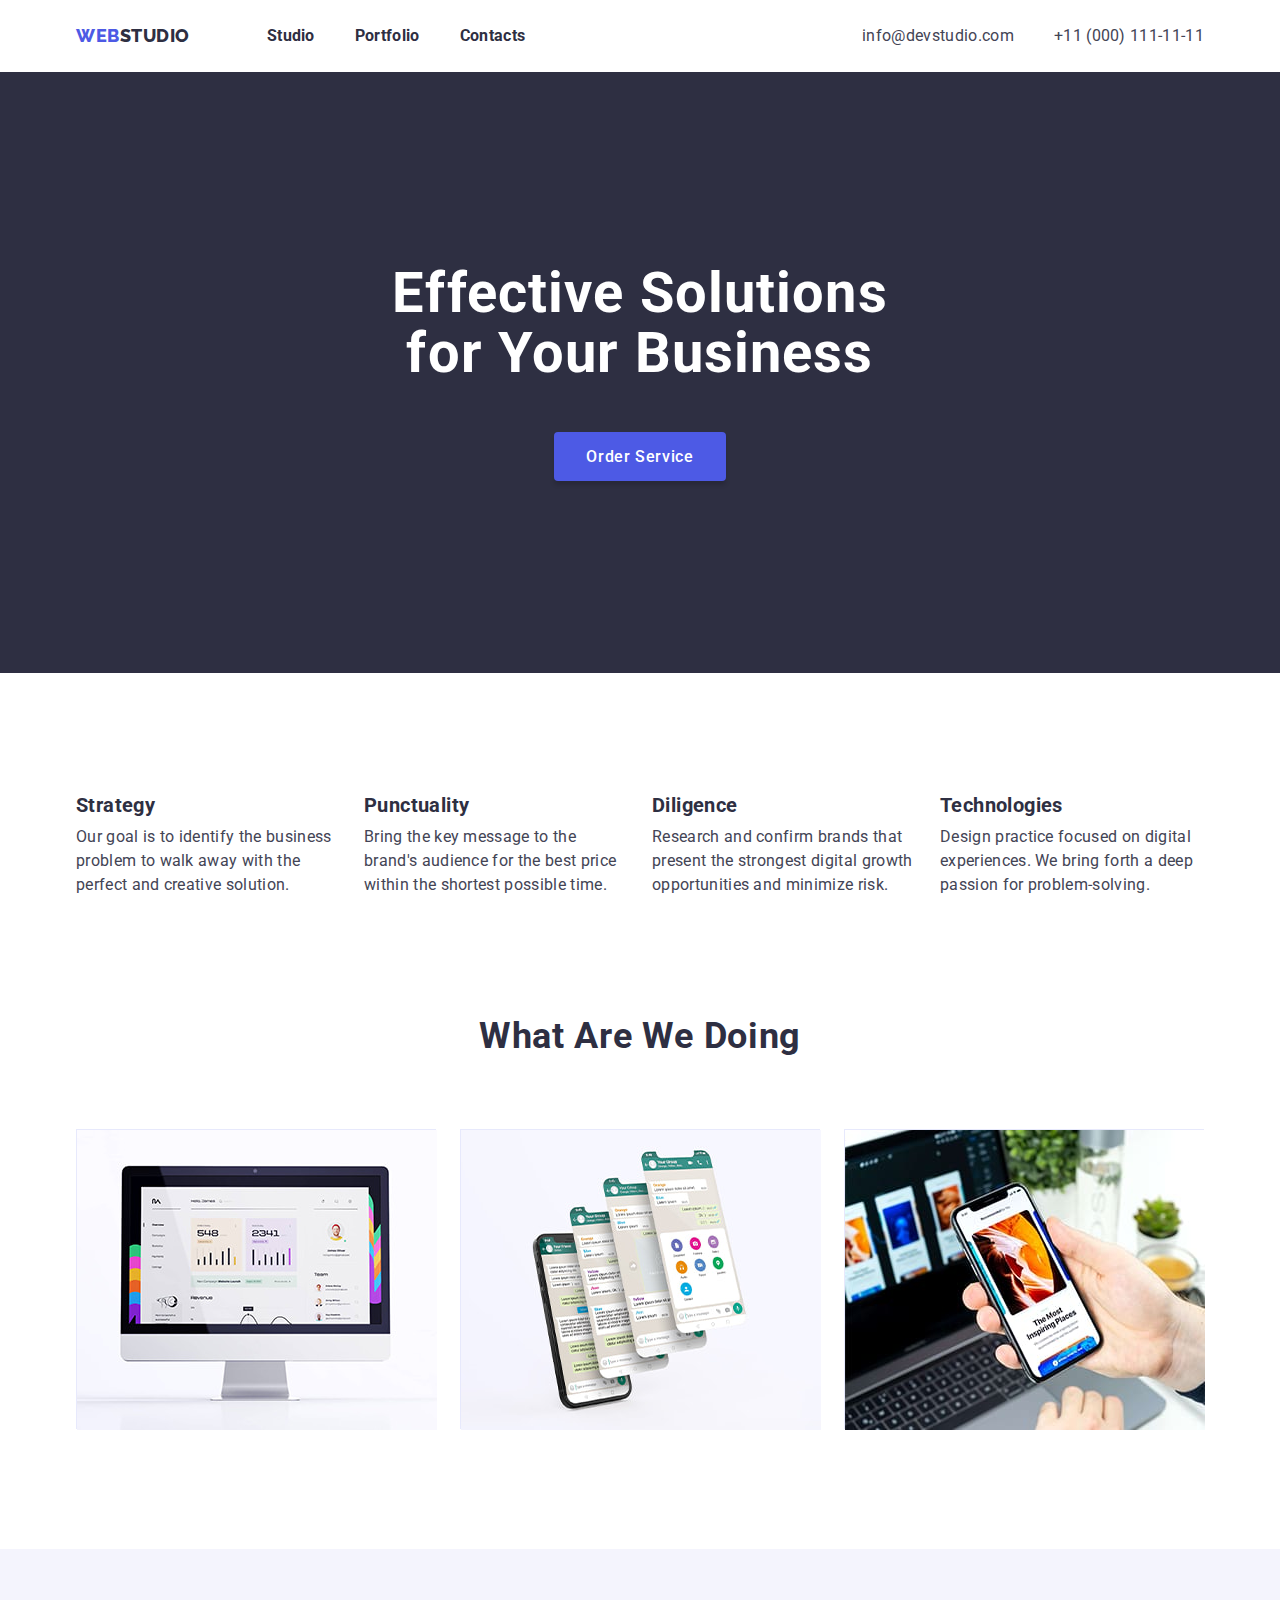
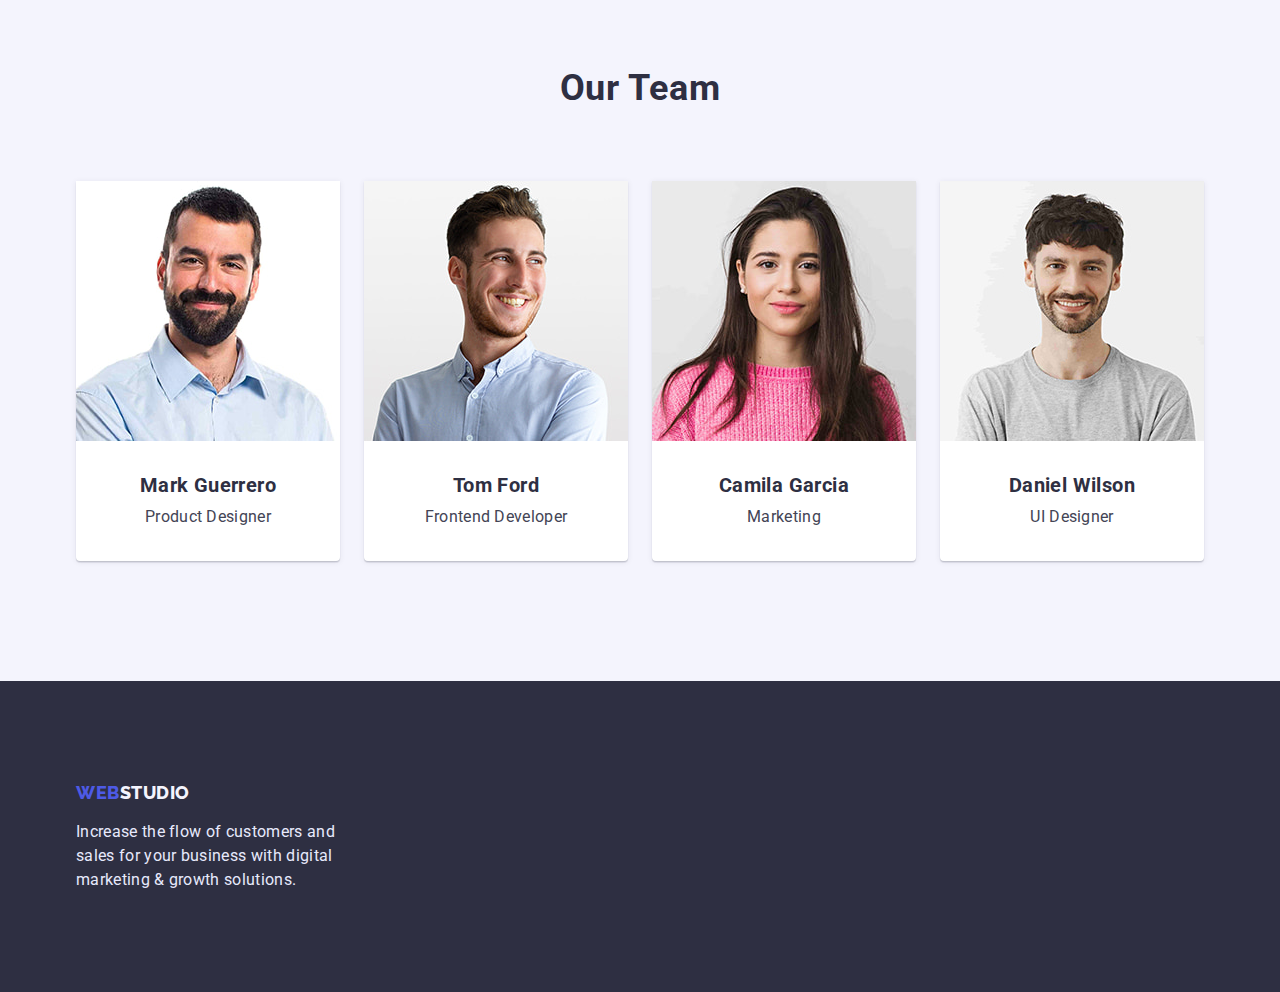
<file: index.html>
<!DOCTYPE html>
<html lang="en">
  <head>
    <meta charset="UTF-8" />
    <meta http-equiv="X-UA-Compatible" content="IE=edge" />
    <meta name="viewport" content="width=device-width, initial-scale=1.0" />
    <title>Портфоліо</title>
    <link rel="preconnect" href="https://fonts.googleapis.com" />
    <link rel="preconnect" href="https://fonts.gstatic.com" crossorigin />
    <link
      href="https://fonts.googleapis.com/css2?family=Raleway:wght@700;800&family=Roboto:wght@400;500;700;900&display=swap"
      rel="stylesheet"
    />
    <link
      rel="stylesheet"
      href="https://cdnjs.cloudflare.com/ajax/libs/modern-normalize/1.1.0/modern-normalize.css"
    />
    <link rel="stylesheet" href="css/styles.css" />
  </head>
  <body>
    <header>
      <div class="container-header">
        <div class="logo-navigation">
          <a class="logo" href="index.html"
            ><span class="logo-web">WEB</span
            ><span class="logo-studio">STUDIO</span></a
          >
          <nav>
            <ul class="navigation-links-list">
              <li>
                <a class="navigation-link" href="#" target="_parent">Studio</a>
              </li>
              <li>
                <a
                  class="navigation-link"
                  href="portfolio.html"
                  target="_parent"
                  >Portfolio</a
                >
              </li>
              <li>
                <a class="navigation-link" href="#" target="_parent"
                  >Contacts</a
                >
              </li>
            </ul>
          </nav>
        </div>
        <ul class="contacts">
          <li>
            <a class="contact" href="mailto:info@devstudio.com"
              >info@devstudio.com</a
            >
          </li>
          <li>
            <a class="contact" href="tel:+110001111111">+11 (000) 111-11-11</a>
          </li>
        </ul>
      </div>
    </header>

    <main>
      <section class="hero">
        <h1 class="hero-header">Effective Solutions for Your Business</h1>
        <button class="hero-button" type="button">Order Service</button>
      </section>

      <section class="features-section">
        <div class="container">
          <ul class="features-list">
            <li class="features-li">
              <h3 class="features-header">Strategy</h3>
              <p class="features-description">
                Our goal is to identify the business problem to walk away with
                the perfect and creative solution.
              </p>
            </li>
            <li class="features-li">
              <h3 class="features-header">Punctuality</h3>
              <p class="features-description">
                Bring the key message to the brand's audience for the best price
                within the shortest possible time.
              </p>
            </li>
            <li class="features-li">
              <h3 class="features-header">Diligence</h3>
              <p class="features-description">
                Research and confirm brands that present the strongest digital
                growth opportunities and minimize risk.
              </p>
            </li>
            <li class="features-li">
              <h3 class="features-header">Technologies</h3>
              <p class="features-description">
                Design practice focused on digital experiences. We bring forth a
                deep passion for problem-solving.
              </p>
            </li>
          </ul>
        </div>
      </section>
      <section class="portfolio-container">
        <div class="container">
          <h2 class="portfolio-header">What are we doing</h2>
          <ul class="portfolio-images">
            <li class="portfolio-img">
              <img
                src="images/portfolio1.jpg"
                width="360"
                alt="Portfolio image 1"
              />
            </li>
            <li class="portfolio-img">
              <img
                src="images/portfolio2.jpg"
                width="360"
                alt="Portfolio image 2"
              />
            </li>
            <li class="portfolio-img">
              <img
                src="images/portfolio3.jpg"
                width="360"
                alt="Portfolio image 3"
              />
            </li>
          </ul>
        </div>
      </section>
      <section class="team-container">
        <h2 class="our-team-header">Our Team</h2>
        <div class="container">
          <ul class="team-photos">
            <li class="team-image">
              <img src="images/team1.jpg" width="264" alt="Photo" />
              <div class="our-team-container">
                <h3 class="name">Mark Guerrero</h3>
                <p class="expert">Product Designer</p>
              </div>
            </li>
            <li class="team-image">
              <img src="images/team2.jpg" width="264" alt="Photo" />
              <div class="our-team-container">
                <h3 class="name">Tom Ford</h3>
                <p class="expert">Frontend Developer</p>
              </div>
            </li>
            <li class="team-image">
              <img src="images/team3.jpg" width="264" alt="Photo" />
              <div class="our-team-container">
                <h3 class="name">Camila Garcia</h3>
                <p class="expert">Marketing</p>
              </div>
            </li>
            <li class="team-image">
              <img src="images/team4.jpg" width="264" alt="Photo" />
              <div class="our-team-container">
                <h3 class="name">Daniel Wilson</h3>
                <p class="expert">UI Designer</p>
              </div>
            </li>
          </ul>
        </div>
      </section>
    </main>

    <footer>
      <div class="container">
        <a class="logo-footer" href="index.html"
          ><span class="logo-web-footer">WEB</span
          ><span class="logo-studio-footer">STUDIO</span></a
        >
        <p class="footer-description">
          Increase the flow of customers and sales for your business with
          digital marketing & growth solutions.
        </p>
      </div>
    </footer>
  </body>
</html>
</file>
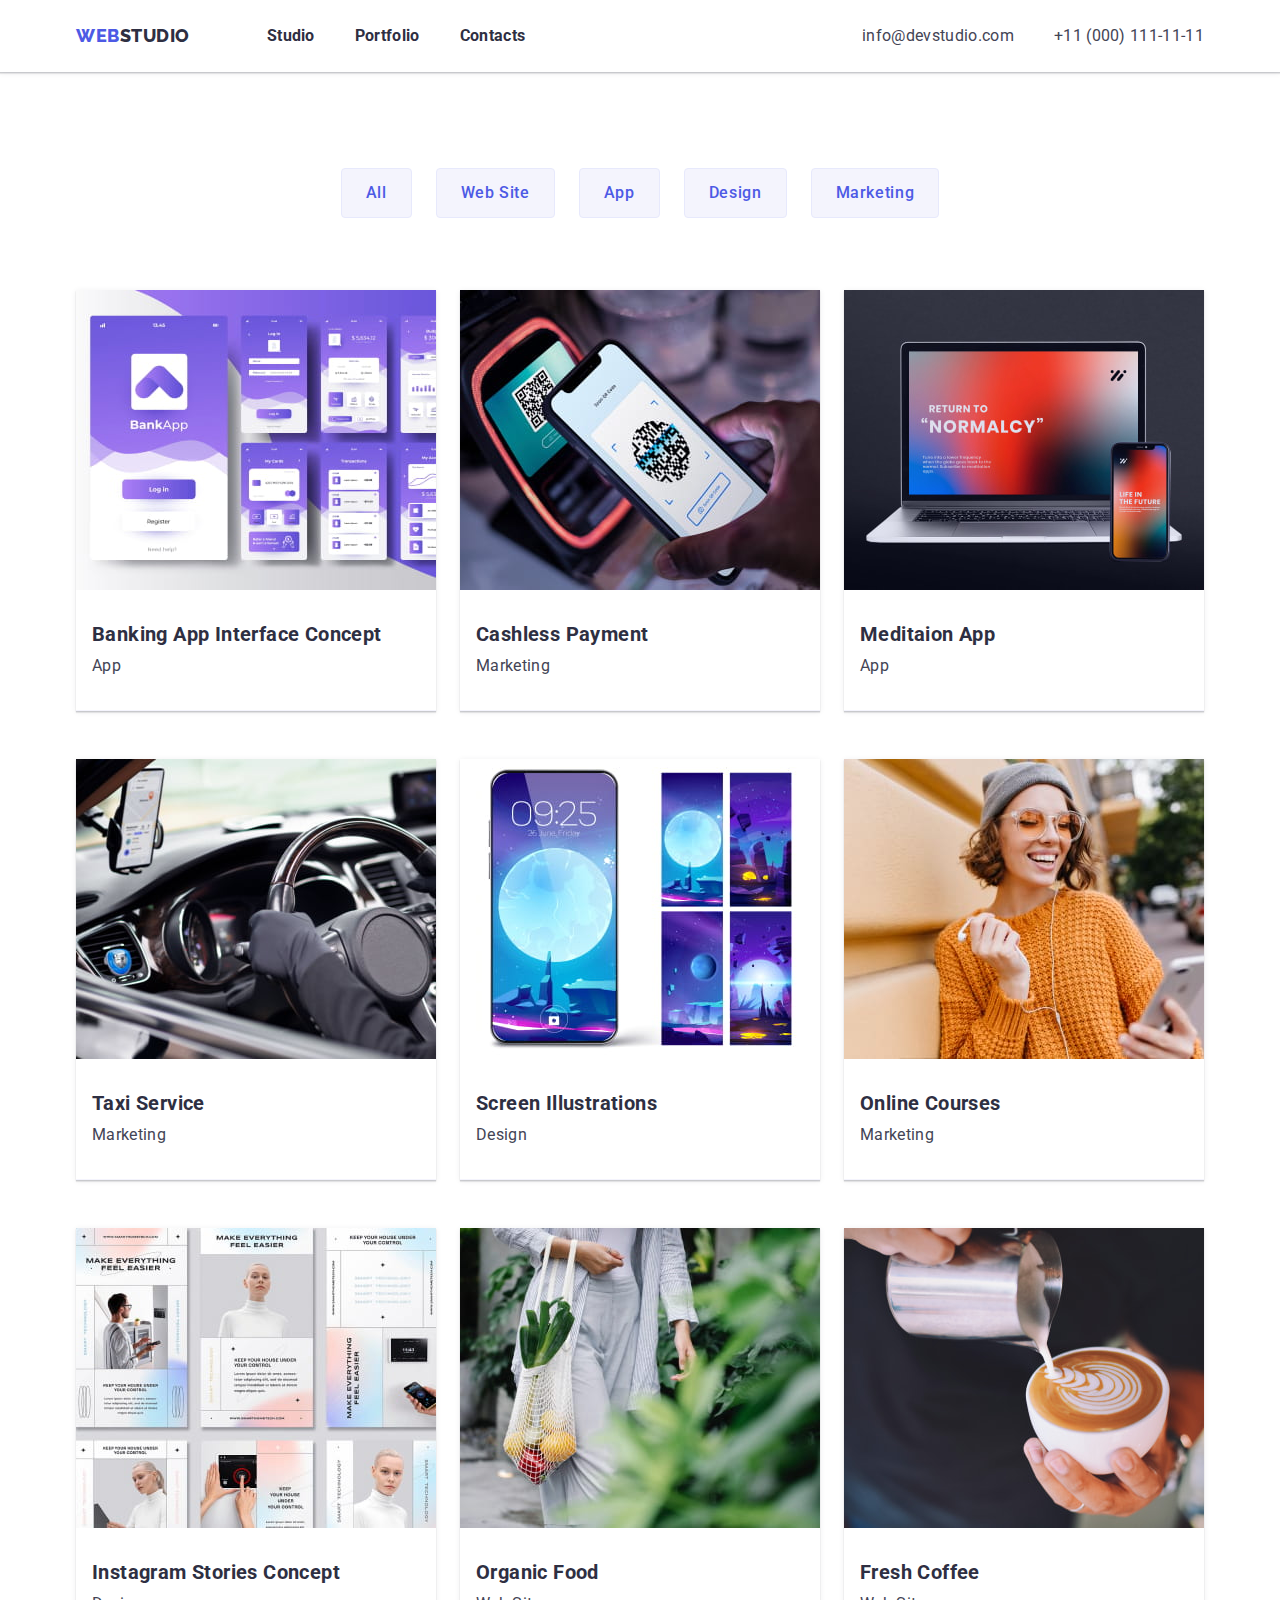
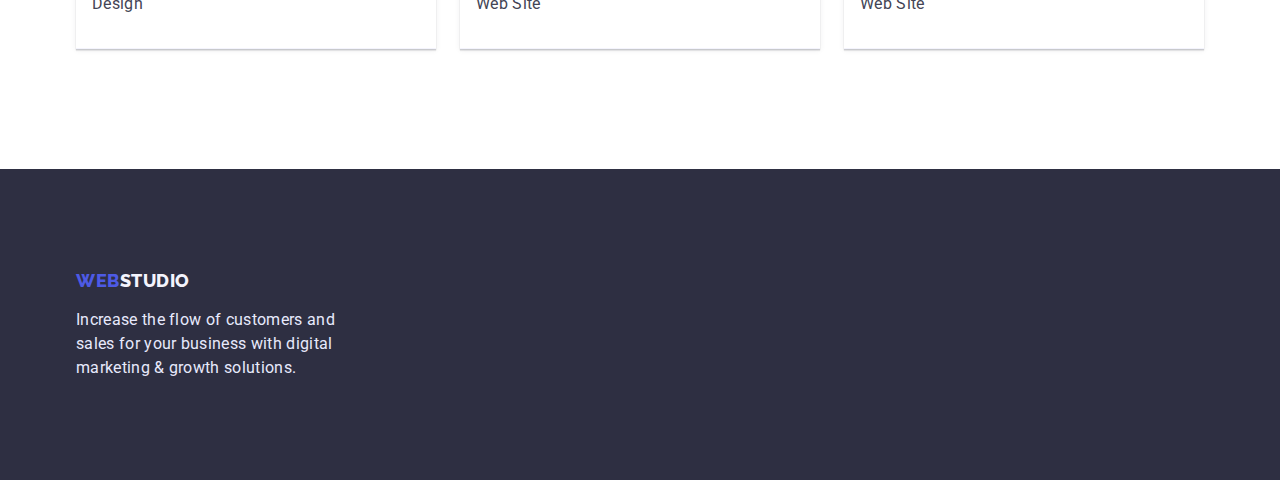
<file: portfolio.html>
<!DOCTYPE html>
<html lang="en">
  <head>
    <meta charset="UTF-8" />
    <meta http-equiv="X-UA-Compatible" content="IE=edge" />
    <meta name="viewport" content="width=device-width, initial-scale=1.0" />
    <title>Портфоліо</title>
    <link rel="preconnect" href="https://fonts.googleapis.com" />
    <link rel="preconnect" href="https://fonts.gstatic.com" crossorigin />
    <link
      href="https://fonts.googleapis.com/css2?family=Raleway:wght@700;800&family=Roboto:wght@400;500;700;900&display=swap"
      rel="stylesheet"
    />
    <link
      rel="stylesheet"
      href="https://cdnjs.cloudflare.com/ajax/libs/modern-normalize/1.1.0/modern-normalize.css"
    />
    <link rel="stylesheet" href="portfolio_css/styles.css" />
  </head>
  <body>
    <header>
      <div class="container-header">
        <div class="logo-navigation">
          <a class="logo" href="index.html"
            ><span class="logo-web">WEB</span
            ><span class="logo-studio">STUDIO</span></a
          >
          <nav>
            <ul class="navigation-links-list">
              <li>
                <a class="navigation-link" href="#" target="_parent">Studio</a>
              </li>
              <li>
                <a
                  class="navigation-link"
                  href="portfolio.html"
                  target="_parent"
                  >Portfolio</a
                >
              </li>
              <li>
                <a class="navigation-link" href="#" target="_parent"
                  >Contacts</a
                >
              </li>
            </ul>
          </nav>
        </div>
        <ul class="contacts">
          <li>
            <a class="contact" href="mailto:info@devstudio.com"
              >info@devstudio.com</a
            >
          </li>
          <li>
            <a class="contact" href="tel:+110001111111">+11 (000) 111-11-11</a>
          </li>
        </ul>
      </div>
    </header>

    <main>
      <section class="main-page">
        <div class="container">
          <h1 class="portfolio-header">Portfolio</h1>
          <ul class="navigation-buttons">
            <li><button class="button-section" type="button">All</button></li>
            <li>
              <button class="button-section" type="button">Web Site</button>
            </li>
            <li><button class="button-section" type="button">App</button></li>
            <li>
              <button class="button-section" type="button">Design</button>
            </li>
            <li>
              <button class="button-section" type="button">Marketing</button>
            </li>
          </ul>

          <ul class="studio-all">
            <li class="studio-images">
              <a class="studio-link" href="#"
                ><img
                  class="portfolio-image"
                  src="images/img.jpg"
                  alt="Portfolio image"
                />
                <div class="portfolio-container">
                  <h3 class="studio-image-header">
                    Banking App Interface Concept
                  </h3>
                  <p class="studio-place">App</p>
                </div>
              </a>
            </li>
            <li class="studio-images">
              <a class="studio-link" href="#"
                ><img
                  class="portfolio-image"
                  src="images/img2.jpg"
                  alt="Portfolio image"
                />
                <div class="portfolio-container">
                  <h3 class="studio-image-header">Cashless Payment</h3>
                  <p class="studio-place">Marketing</p>
                </div>
              </a>
            </li>
            <li class="studio-images">
              <a class="studio-link" href="#"
                ><img
                  class="portfolio-image"
                  src="images/img3.jpg"
                  alt="Portfolio image"
                />
                <div class="portfolio-container">
                  <h3 class="studio-image-header">Meditaion App</h3>
                  <p class="studio-place">App</p>
                </div>
              </a>
            </li>
            <li class="studio-images">
              <a class="studio-link" href="#">
                <img
                  class="portfolio-image"
                  src="images/img4.jpg"
                  alt="Portfolio image"
                />
                <div class="portfolio-container">
                  <h3 class="studio-image-header">Taxi Service</h3>
                  <p class="studio-place">Marketing</p>
                </div>
              </a>
            </li>
            <li class="studio-images">
              <a class="studio-link" href="#">
                <img
                  class="portfolio-image"
                  src="images/img5.jpg"
                  alt="Portfolio image"
                />
                <div class="portfolio-container">
                  <h3 class="studio-image-header">Screen Illustrations</h3>
                  <p class="studio-place">Design</p>
                </div>
              </a>
            </li>
            <li class="studio-images">
              <a class="studio-link" href="#">
                <img
                  class="portfolio-image"
                  src="images/img6.jpg"
                  alt="Portfolio image"
                />
                <div class="portfolio-container">
                  <h3 class="studio-image-header">Online Courses</h3>
                  <p class="studio-place">Marketing</p>
                </div>
              </a>
            </li>
            <li class="studio-images">
              <a class="studio-link" href="#">
                <img
                  class="portfolio-image"
                  src="images/img7.jpg"
                  alt="Portfolio image"
                />
                <div class="portfolio-container">
                  <h3 class="studio-image-header">Instagram Stories Concept</h3>
                  <p class="studio-place">Design</p>
                </div>
              </a>
            </li>
            <li class="studio-images">
              <a class="studio-link" href="#">
                <img
                  class="portfolio-image"
                  src="images/img8.jpg"
                  alt="Portfolio image"
                />
                <div class="portfolio-container">
                  <h3 class="studio-image-header">Organic Food</h3>
                  <p class="studio-place">Web Site</p>
                </div>
              </a>
            </li>
            <li class="studio-images">
              <a class="studio-link" href="#">
                <img
                  class="portfolio-image"
                  src="images/img9.jpg"
                  alt="Portfolio image"
                />
                <div class="portfolio-container">
                  <h3 class="studio-image-header">Fresh Coffee</h3>
                  <p class="studio-place">Web Site</p>
                </div>
              </a>
            </li>
          </ul>
        </div>
      </section>
    </main>

    <footer>
      <div class="container">
        <a class="logo-footer" href="index.html"
          ><span class="logo-web-footer">WEB</span
          ><span class="logo-studio-footer">STUDIO</span></a
        >
        <p class="footer-description">
          Increase the flow of customers and sales for your business with
          digital marketing & growth solutions.
        </p>
      </div>
    </footer>
  </body>
</html>
</file>
<file: css/styles.css>
:root {
  --granite: #2e2f42;
  --smallTextColor: #434455;
  --lavender: #f4f4fd;
  --royalBlue: #4d5ae5;
  --buttonHoverColor: #404bbf;
  --white: #ffff;
  --lavenderAnother: #e7e9fc;
}

body {
  font-family: "Roboto", sans-serif;
  background-color: #ffffff;
  color: #ffffff;
  margin: 0px;
}

.container {
  padding: 0px 15px;
  width: 1158px;
  margin: 0 auto;
}

ul,
li,
h1,
h2,
h3,
p,
a {
  list-style: none;
  text-decoration: none;
  margin: 0;
  padding: 0;
}

img {
  display: block;
}

/*#region HEADER */

.container-header {
  margin: 0 auto;
  width: 1158px;
  padding-left: 15px;
  padding-right: 15px;
  display: flex;
  justify-content: space-between;
}

header {
  box-shadow: 0px 2px 1px rgba(46, 47, 66, 0.08),
    0px 1px 1px rgba(46, 47, 66, 0.16), 0px 1px 6px rgba(46, 47, 66, 0.08);
}

.logo-navigation {
  display: flex;
}

.logo {
  font-family: "Raleway", sans-serif;
  display: block;
  padding: 24px 0px;
  line-height: 1.3;
  font-weight: 800;
  font-size: 18px;
  letter-spacing: 0.03em;
}

.logo-web {
  color: var(--royalBlue);
}

.logo-studio {
  color: var(--granite);
}

.navigation-links-list {
  display: flex;
  gap: 40px;
  margin-left: 77px;
}

.navigation-link {
  color: var(--granite);
  display: block;
  padding: 24px 0px;
  line-height: 1.5;
  font-weight: 700;
  font-size: 16px;
  letter-spacing: 0.02em;
}

.contacts {
  display: flex;
  gap: 40px;
  margin: 0;
  list-style: none;
  text-decoration: none;
  line-height: 1.5;
  font-size: 16px;
  letter-spacing: 0.02em;
}

.contact {
  color: var(--smallTextColor);
  display: block;
  padding: 24px 0px;
}

/* #endregion */

/*#region MAIN */

/* #region HERO */

.hero {
  background-color: var(--granite);
  padding-top: 192px;
  padding-bottom: 192px;
  text-align: center;
}

.hero-header {
  margin: 0 auto;
  width: 500px;
  margin-bottom: 48px;
  font-weight: 700;
  font-size: 56px;
  line-height: 1.07;
  text-align: center;
  letter-spacing: 0.02em;
}

.hero-button {
  cursor: pointer;
  padding: 16px 32px;
  border-radius: 4px;
  border: none;
  background-color: var(--royalBlue);
  line-height: 1.1;
  font-weight: 500;
  font-size: 16px;
  letter-spacing: 0.04em;
  font-family: inherit;
  color: inherit;
  box-shadow: 0px 4px 4px rgba(0, 0, 0, 0.15);
}

button:hover {
  box-shadow: 0px 1px 6px rgba(46, 47, 66, 0.08),
    0px 1px 1px rgba(46, 47, 66, 0.16), 0px 2px 1px rgba(46, 47, 66, 0.08);
}

button:focus {
  background-color: var(--buttonHoverColor);
  box-shadow: 0px 4px 4px rgba(0, 0, 0, 0.15);
}
/* #endregion */

/*#region FEATURES */

.features-section {
  padding: 120px 0px;
}

.features-li {
  width: 264px;
  /* outline: 2px solid tomato; */
}

.features-list {
  display: flex;
  gap: 24px;
  justify-content: center;
}

.features-header {
  font-weight: 700;
  font-size: 20px;
  line-height: 1.2;
  letter-spacing: 0.02em;
  margin-right: 0px;
  margin-bottom: 8px;
  color: var(--granite);
}

.features-description {
  display: inline;
  margin: 0;
  font-size: 16px;
  line-height: 1.5;
  letter-spacing: 0.02em;
  color: var(--smallTextColor);
}

/* #endregion */

/*#region PORTFOLIO */

.portfolio-container {
  padding-bottom: 120px;
}

.portfolio-header {
  margin-bottom: 72px;
  font-weight: 700;
  font-size: 36px;
  line-height: 1.1;
  text-align: center;
  letter-spacing: 0.02em;
  text-transform: capitalize;
  color: var(--granite);
}

.portfolio-images {
  display: flex;
  justify-content: center;
  gap: 24px;
}

.portfolio-img {
  width: 360px;
  height: 300px;
  border: 1px solid #e7e9fc;
}

/* #endregion */

/*#region OUR TEAM */

.team-container {
  background-color: var(--lavender);
  padding: 120px 0px;
}

.our-team-header {
  margin-bottom: 72px;
  font-weight: 700;
  font-size: 36px;
  line-height: 1.1;
  text-align: center;
  letter-spacing: 0.02em;
  color: var(--granite);
}

.our-team-container {
  padding: 32px 0px;
  text-align: center;
}

.team-photos {
  display: flex;
  column-gap: 24px;
  justify-content: center;
}

.team-image {
  gap: 24px;
  background-color: var(--white);
  box-shadow: 0px 1px 6px rgba(46, 47, 66, 0.08),
    0px 1px 1px rgba(46, 47, 66, 0.16), 0px 2px 1px rgba(46, 47, 66, 0.08);
  border-radius: 0px 0px 4px 4px;
}

.name {
  margin-bottom: 8px;
  font-weight: 700;
  font-size: 20px;
  line-height: 1.2;
  letter-spacing: 0.02em;
  color: var(--granite);
}

.expert {
  font-size: 16px;
  line-height: 1.5;
  letter-spacing: 0.02em;
  color: var(--smallTextColor);
}
/* #endregion */

/* #endregion */

/*#region FOOTER */
footer {
  background-color: var(--granite);
  padding-top: 100px;
  padding-bottom: 100px;
}

.logo-footer {
  font-family: "Raleway", sans-serif;
  display: block;
  line-height: 1.3;
  font-weight: 800;
  font-size: 18px;
  letter-spacing: 0.03em;
}

.logo-web-footer {
  color: var(--royalBlue);
}

.logo-studio-footer {
  color: var(--lavender);
}

.footer-description {
  width: 264px;
  margin-top: 16px;
  font-size: 16px;
  letter-spacing: 0.02em;
  color: var(--lavenderAnother);
  line-height: 1.5;
}

/* #endregion */ ;
</file>
<file: portfolio_css/styles.css>
:root {
  --granite: #2e2f42;
  --smallTextColor: #434455;
  --lavender: #f4f4fd;
  --royalBlue: #4d5ae5;
  --buttonHoverColor: #404bbf;
  --white: #ffff;
  --lavenderAnother: #e7e9fc;
}

body {
  font-family: "Roboto", sans-serif;
  background-color: #ffffff;
  color: #ffffff;
}

.container {
  padding: 0px 15px;
  width: 1158px;
  margin: 0 auto;
}

ul,
li,
h1,
h2,
h3,
p,
a {
  list-style: none;
  text-decoration: none;
  margin: 0;
  padding: 0;
}

/*#region HEADER */

.container-header {
  margin: 0 auto;
  width: 1158px;
  padding-left: 15px;
  padding-right: 15px;
  display: flex;
  justify-content: space-between;
}

header {
  box-shadow: 0px 2px 1px rgba(46, 47, 66, 0.08),
    0px 1px 1px rgba(46, 47, 66, 0.16), 0px 1px 6px rgba(46, 47, 66, 0.08);
}

.logo-navigation {
  display: flex;
}

.logo {
  font-family: "Raleway", sans-serif;
  display: block;
  padding: 24px 0px;
  line-height: 1.3;
  font-weight: 800;
  font-size: 18px;
  letter-spacing: 0.03em;
}

.logo-web {
  color: var(--royalBlue);
}

.logo-studio {
  color: var(--granite);
}

.navigation-links-list {
  display: flex;
  gap: 40px;
  margin-left: 77px;
}

.navigation-link {
  color: var(--granite);
  display: block;
  padding: 24px 0px;
  line-height: 1.5;
  font-weight: 700;
  font-size: 16px;
  letter-spacing: 0.02em;
}

.contacts {
  display: flex;
  gap: 40px;
  margin: 0;
  list-style: none;
  text-decoration: none;
  line-height: 1.5;
  font-size: 16px;
  letter-spacing: 0.02em;
}

.contact {
  color: var(--smallTextColor);
  display: block;
  padding: 24px 0px;
}

/* #endregion */

/*#region MAIN */

.main-page {
  padding-bottom: 120px;
  padding-top: 96px;
}

.portfolio-header {
  display: none;
}

.navigation-buttons {
  display: flex;
  margin-bottom: 72px;
  gap: 24px;
  flex-direction: row;
  width: 100%;
  justify-content: center;
}

.button-section {
  padding: 12px 24px;
  cursor: pointer;
  background-color: var(--lavender);
  border-radius: 4px;
  font-family: inherit;
  font-weight: 500;
  font-size: 16px;
  line-height: 1.5;
  border: 1px solid #e7e9fc;
  text-align: center;
  letter-spacing: 0.04em;
  color: var(--royalBlue);
}

.button-section:hover {
  background-color: var(--royalBlue);
  color: var(--white);
  border-color: transparent;
  box-shadow: 0px 1px 6px rgba(46, 47, 66, 0.08),
    0px 1px 1px rgba(46, 47, 66, 0.16), 0px 2px 1px rgba(46, 47, 66, 0.08);
}

.button-section:focus {
  background-color: var(--buttonHoverColor);
  color: var(--white);
  box-shadow: 0px 4px 4px rgba(0, 0, 0, 0.15);
}

.studio-all {
  display: flex;
  justify-content: center;
  flex-wrap: wrap;
  column-gap: 24px;
  row-gap: 48px;
}

.studio-images {
  background-color: var(--white);
  border-bottom: 0.5px solid #f4f4fd;
  box-shadow: 0px 1px 6px rgba(46, 47, 66, 0.08),
    0px 1px 1px rgba(46, 47, 66, 0.16), 0px 2px 1px rgba(46, 47, 66, 0.08);
}

.portfolio-container {
  padding: 32px 16px;
}

.portfolio-image {
  display: block;
}

.studio-image-header {
  margin-bottom: 8px;
  font-weight: 700;
  font-size: 20px;
  letter-spacing: 0.02em;
  line-height: 1.2;
  color: var(--granite);
}

.studio-place {
  font-size: 16px;
  letter-spacing: 0.02em;
  line-height: 1.5;
  color: var(--smallTextColor);
}
/* #endregion */

/*#region FOOTER */
footer {
  background-color: var(--granite);
  padding-top: 100px;
  padding-bottom: 100px;
}

.logo-footer {
  font-family: "Raleway", sans-serif;
  display: block;
  line-height: 1.3;
  font-weight: 800;
  font-size: 18px;
  letter-spacing: 0.03em;
}

.logo-web-footer {
  color: var(--royalBlue);
}

.logo-studio-footer {
  color: var(--lavender);
}

.footer-description {
  width: 264px;
  margin-top: 16px;
  font-size: 16px;
  letter-spacing: 0.02em;
  color: var(--lavenderAnother);
  line-height: 1.5;
}

/* #endregion */ ;
</file>
